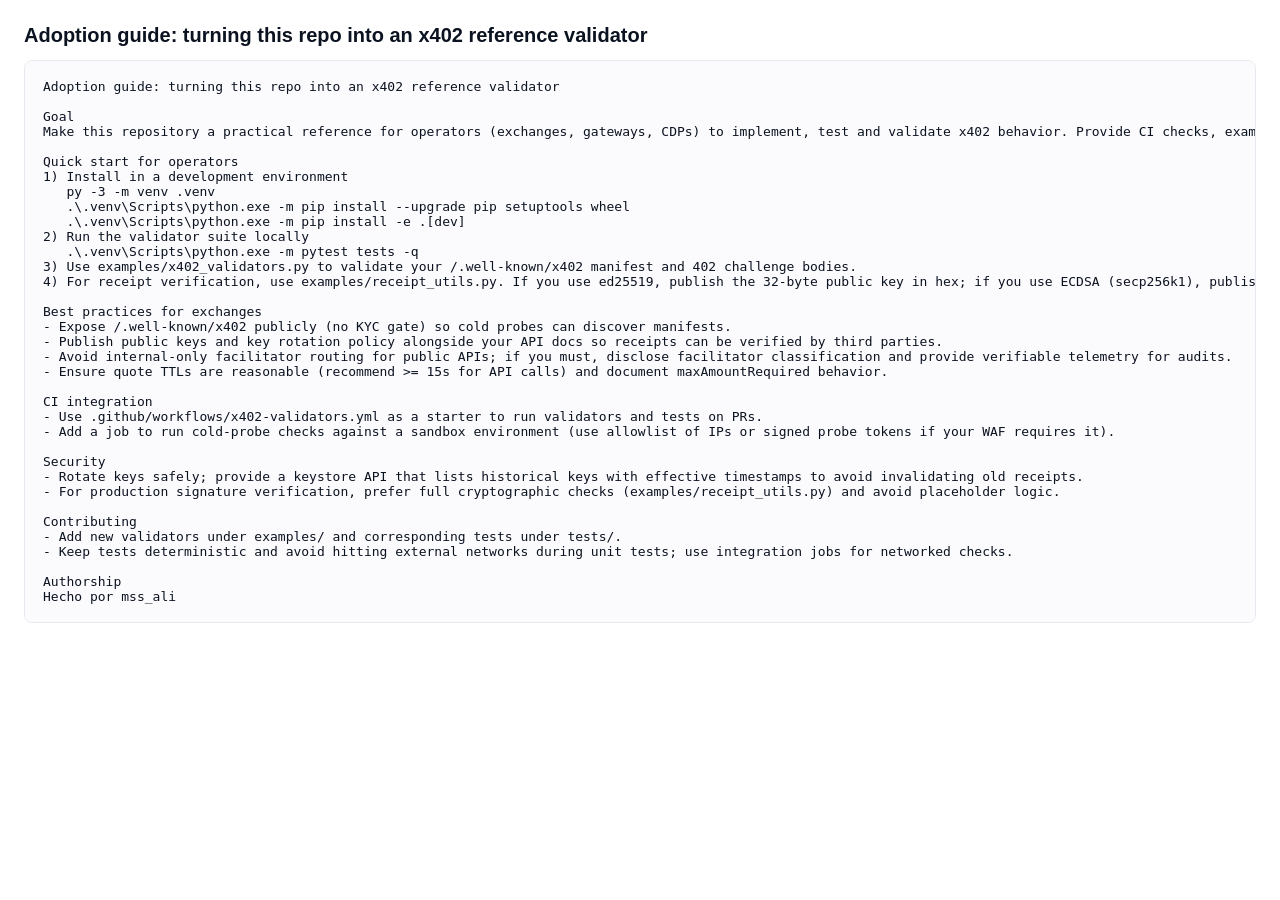
<file: docs/ADOPTION_README.html>
<!doctype html>
<html lang="en">
<head>
  <meta charset="utf-8">
  <meta name="viewport" content="width=device-width,initial-scale=1">
  <title>Adoption Guide — x402 Validator</title>
  <style>body{font-family:Inter,Segoe UI,Arial,Helvetica,sans-serif;margin:24px;color:#0b1220}pre{background:#fbfbfd;border:1px solid #e6e9ef;padding:18px;border-radius:8px;overflow:auto}h1{font-size:20px;margin-bottom:6px}</style>
</head>
<body>
  <h1>Adoption guide: turning this repo into an x402 reference validator</h1>
  <pre>Adoption guide: turning this repo into an x402 reference validator

Goal
Make this repository a practical reference for operators (exchanges, gateways, CDPs) to implement, test and validate x402 behavior. Provide CI checks, examples, and minimal libraries to lower integration friction.

Quick start for operators
1) Install in a development environment
   py -3 -m venv .venv
   .\.venv\Scripts\python.exe -m pip install --upgrade pip setuptools wheel
   .\.venv\Scripts\python.exe -m pip install -e .[dev]
2) Run the validator suite locally
   .\.venv\Scripts\python.exe -m pytest tests -q
3) Use examples/x402_validators.py to validate your /.well-known/x402 manifest and 402 challenge bodies.
4) For receipt verification, use examples/receipt_utils.py. If you use ed25519, publish the 32-byte public key in hex; if you use ECDSA (secp256k1), publish PEM-formatted public keys.

Best practices for exchanges
- Expose /.well-known/x402 publicly (no KYC gate) so cold probes can discover manifests.
- Publish public keys and key rotation policy alongside your API docs so receipts can be verified by third parties.
- Avoid internal-only facilitator routing for public APIs; if you must, disclose facilitator classification and provide verifiable telemetry for audits.
- Ensure quote TTLs are reasonable (recommend >= 15s for API calls) and document maxAmountRequired behavior.

CI integration
- Use .github/workflows/x402-validators.yml as a starter to run validators and tests on PRs.
- Add a job to run cold-probe checks against a sandbox environment (use allowlist of IPs or signed probe tokens if your WAF requires it).

Security
- Rotate keys safely; provide a keystore API that lists historical keys with effective timestamps to avoid invalidating old receipts.
- For production signature verification, prefer full cryptographic checks (examples/receipt_utils.py) and avoid placeholder logic.

Contributing
- Add new validators under examples/ and corresponding tests under tests/.
- Keep tests deterministic and avoid hitting external networks during unit tests; use integration jobs for networked checks.

Authorship
Hecho por mss_ali
</pre>
</body>
</html>
</file>
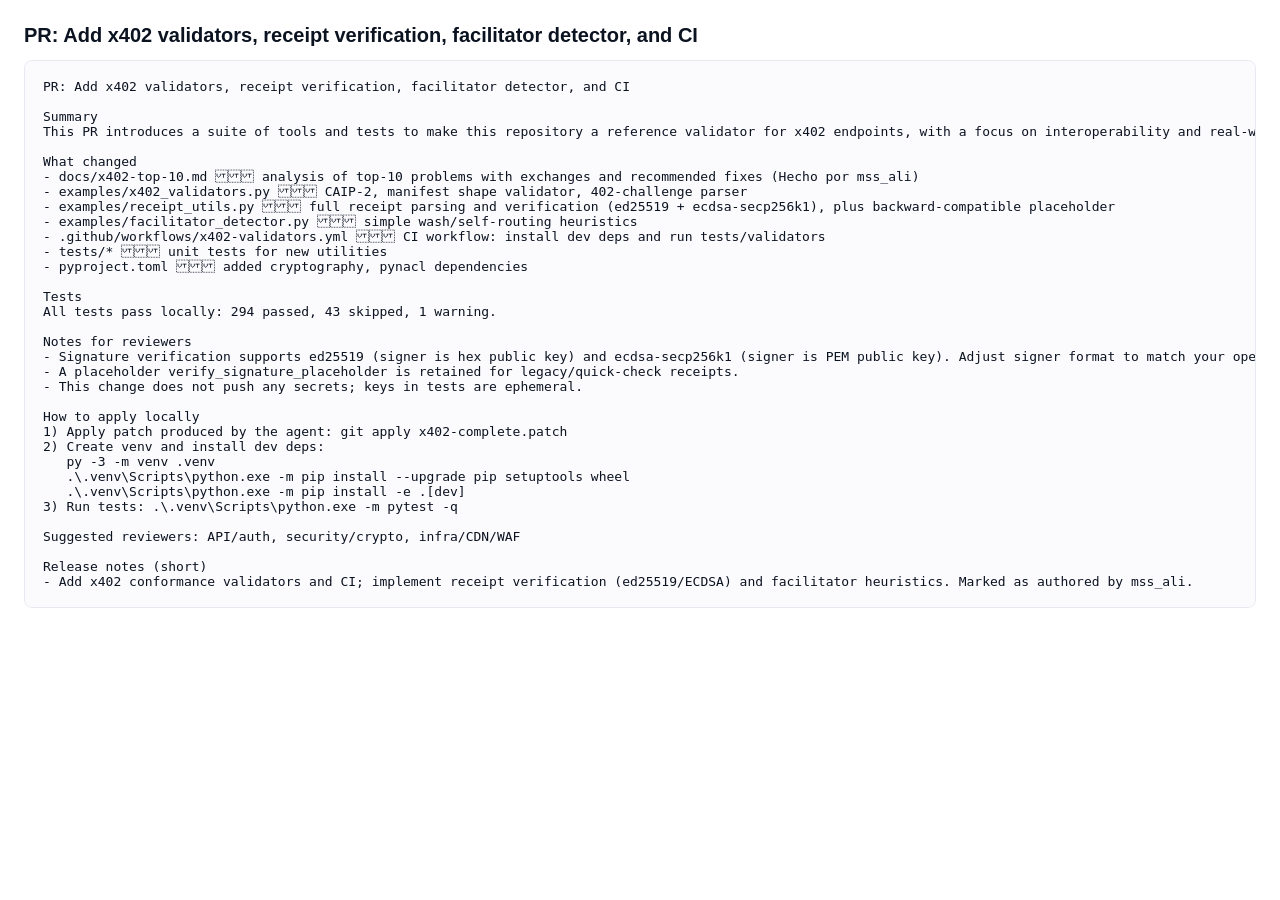
<file: docs/PR_DESCRIPTION.html>
<!doctype html>
<html lang="en">
<head>
  <meta charset="utf-8">
  <meta name="viewport" content="width=device-width,initial-scale=1">
  <title>PR Description — x402 Validators</title>
  <style>body{font-family:Inter,Segoe UI,Arial,Helvetica,sans-serif;margin:24px;color:#0b1220}pre{background:#fbfbfd;border:1px solid #e6e9ef;padding:18px;border-radius:8px;overflow:auto}h1{font-size:20px;margin-bottom:6px}</style>
</head>
<body>
  <h1>PR: Add x402 validators, receipt verification, facilitator detector, and CI</h1>
  <pre>PR: Add x402 validators, receipt verification, facilitator detector, and CI

Summary
This PR introduces a suite of tools and tests to make this repository a reference validator for x402 endpoints, with a focus on interoperability and real-world issues observed at large exchanges (Binance, Coinbase, Kraken, OKX, Huobi).

What changed
- docs/x402-top-10.md  analysis of top-10 problems with exchanges and recommended fixes (Hecho por mss_ali)
- examples/x402_validators.py  CAIP-2, manifest shape validator, 402-challenge parser
- examples/receipt_utils.py  full receipt parsing and verification (ed25519 + ecdsa-secp256k1), plus backward-compatible placeholder
- examples/facilitator_detector.py  simple wash/self-routing heuristics
- .github/workflows/x402-validators.yml  CI workflow: install dev deps and run tests/validators
- tests/*  unit tests for new utilities
- pyproject.toml  added cryptography, pynacl dependencies

Tests
All tests pass locally: 294 passed, 43 skipped, 1 warning.

Notes for reviewers
- Signature verification supports ed25519 (signer is hex public key) and ecdsa-secp256k1 (signer is PEM public key). Adjust signer format to match your operational key publication method.
- A placeholder verify_signature_placeholder is retained for legacy/quick-check receipts.
- This change does not push any secrets; keys in tests are ephemeral.

How to apply locally
1) Apply patch produced by the agent: git apply x402-complete.patch
2) Create venv and install dev deps:
   py -3 -m venv .venv
   .\.venv\Scripts\python.exe -m pip install --upgrade pip setuptools wheel
   .\.venv\Scripts\python.exe -m pip install -e .[dev]
3) Run tests: .\.venv\Scripts\python.exe -m pytest -q

Suggested reviewers: API/auth, security/crypto, infra/CDN/WAF

Release notes (short)
- Add x402 conformance validators and CI; implement receipt verification (ed25519/ECDSA) and facilitator heuristics. Marked as authored by mss_ali.</pre>
</body>
</html>
</file>
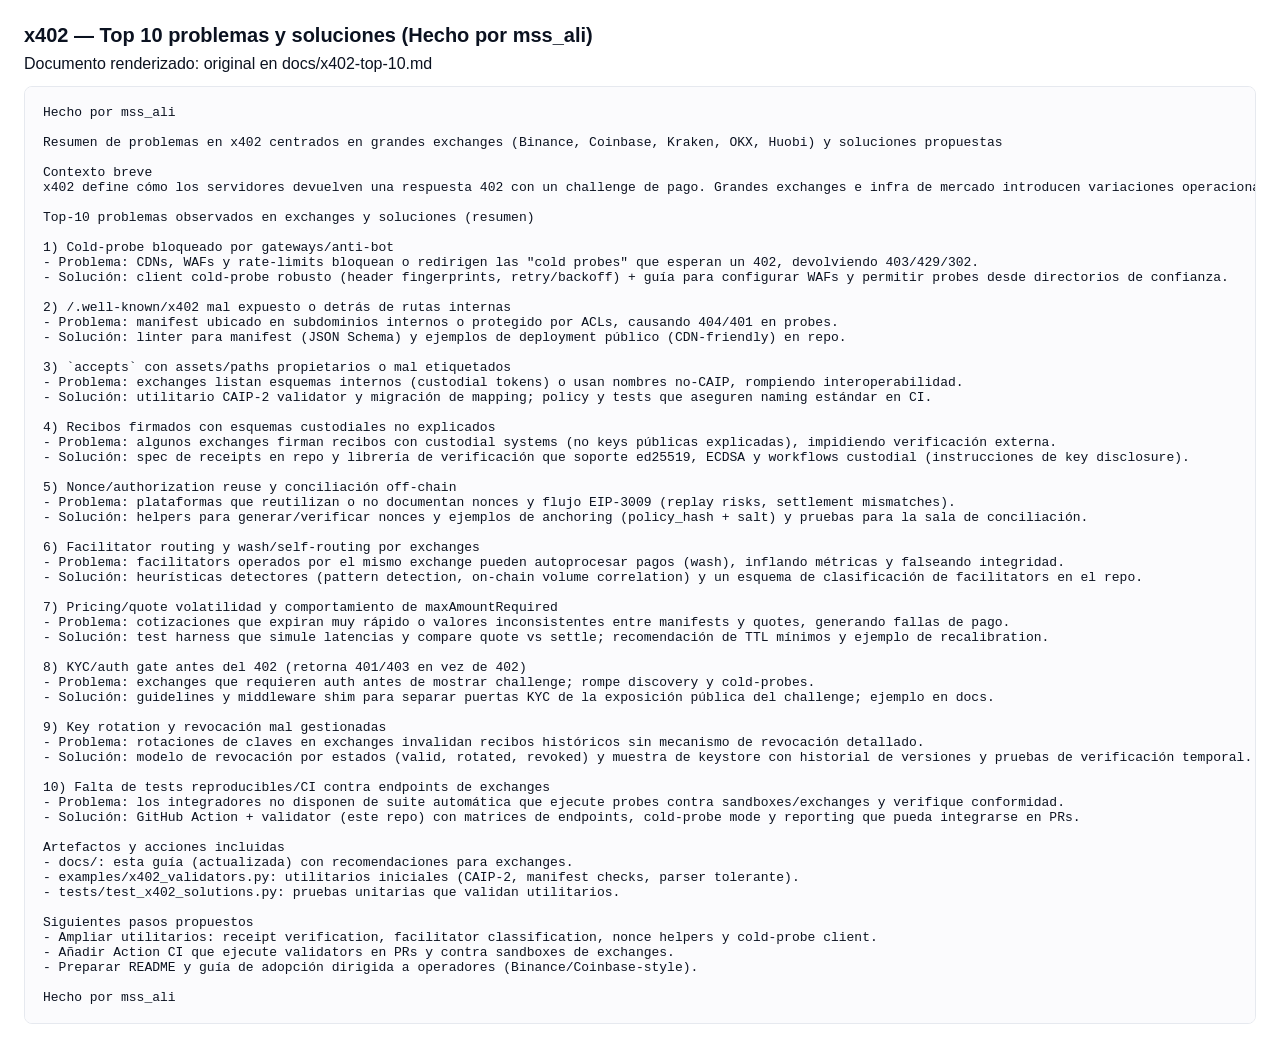
<file: docs/x402-top-10.html>
<!doctype html>
<html lang="es">
<head>
  <meta charset="utf-8">
  <meta name="viewport" content="width=device-width,initial-scale=1">
  <title>x402 Top 10 — Hecho por mss_ali</title>
  <style>
    body{font-family:Inter,Segoe UI,Arial,Helvetica,sans-serif;margin:24px;color:#0b1220}
    header{margin-bottom:12px}
    pre{background:#fbfbfd;border:1px solid #e6e9ef;padding:18px;border-radius:8px;overflow:auto}
    h1{font-size:20px;margin:0 0 8px}
    p{margin:8px 0}
  </style>
</head>
<body>
  <header>
    <h1>x402 — Top 10 problemas y soluciones (Hecho por mss_ali)</h1>
    <p>Documento renderizado: original en docs/x402-top-10.md</p>
  </header>
  <main>
    <pre>Hecho por mss_ali

Resumen de problemas en x402 centrados en grandes exchanges (Binance, Coinbase, Kraken, OKX, Huobi) y soluciones propuestas

Contexto breve
x402 define cómo los servidores devuelven una respuesta 402 con un challenge de pago. Grandes exchanges e infra de mercado introducen variaciones operacionales (gateways, KYC, facilitators) que generan problemas concretos en adopción. Aquí se listan 10 problemas observados en esos operadores y soluciones aplicables desde este repositorio.

Top-10 problemas observados en exchanges y soluciones (resumen)

1) Cold-probe bloqueado por gateways/anti-bot
- Problema: CDNs, WAFs y rate-limits bloquean o redirigen las "cold probes" que esperan un 402, devolviendo 403/429/302.
- Solución: client cold-probe robusto (header fingerprints, retry/backoff) + guía para configurar WAFs y permitir probes desde directorios de confianza.

2) /.well-known/x402 mal expuesto o detrás de rutas internas
- Problema: manifest ubicado en subdominios internos o protegido por ACLs, causando 404/401 en probes.
- Solución: linter para manifest (JSON Schema) y ejemplos de deployment público (CDN-friendly) en repo.

3) `accepts` con assets/paths propietarios o mal etiquetados
- Problema: exchanges listan esquemas internos (custodial tokens) o usan nombres no-CAIP, rompiendo interoperabilidad.
- Solución: utilitario CAIP-2 validator y migración de mapping; policy y tests que aseguren naming estándar en CI.

4) Recibos firmados con esquemas custodiales no explicados
- Problema: algunos exchanges firman recibos con custodial systems (no keys públicas explicadas), impidiendo verificación externa.
- Solución: spec de receipts en repo y librería de verificación que soporte ed25519, ECDSA y workflows custodial (instrucciones de key disclosure).

5) Nonce/authorization reuse y conciliación off-chain
- Problema: plataformas que reutilizan o no documentan nonces y flujo EIP-3009 (replay risks, settlement mismatches).
- Solución: helpers para generar/verificar nonces y ejemplos de anchoring (policy_hash + salt) y pruebas para la sala de conciliación.

6) Facilitator routing y wash/self-routing por exchanges
- Problema: facilitators operados por el mismo exchange pueden autoprocesar pagos (wash), inflando métricas y falseando integridad.
- Solución: heurísticas detectores (pattern detection, on-chain volume correlation) y un esquema de clasificación de facilitators en el repo.

7) Pricing/quote volatilidad y comportamiento de maxAmountRequired
- Problema: cotizaciones que expiran muy rápido o valores inconsistentes entre manifests y quotes, generando fallas de pago.
- Solución: test harness que simule latencias y compare quote vs settle; recomendación de TTL mínimos y ejemplo de recalibration.

8) KYC/auth gate antes del 402 (retorna 401/403 en vez de 402)
- Problema: exchanges que requieren auth antes de mostrar challenge; rompe discovery y cold-probes.
- Solución: guidelines y middleware shim para separar puertas KYC de la exposición pública del challenge; ejemplo en docs.

9) Key rotation y revocación mal gestionadas
- Problema: rotaciones de claves en exchanges invalidan recibos históricos sin mecanismo de revocación detallado.
- Solución: modelo de revocación por estados (valid, rotated, revoked) y muestra de keystore con historial de versiones y pruebas de verificación temporal.

10) Falta de tests reproducibles/CI contra endpoints de exchanges
- Problema: los integradores no disponen de suite automática que ejecute probes contra sandboxes/exchanges y verifique conformidad.
- Solución: GitHub Action + validator (este repo) con matrices de endpoints, cold-probe mode y reporting que pueda integrarse en PRs.

Artefactos y acciones incluidas
- docs/: esta guía (actualizada) con recomendaciones para exchanges.
- examples/x402_validators.py: utilitarios iniciales (CAIP-2, manifest checks, parser tolerante).
- tests/test_x402_solutions.py: pruebas unitarias que validan utilitarios.

Siguientes pasos propuestos
- Ampliar utilitarios: receipt verification, facilitator classification, nonce helpers y cold-probe client.
- Añadir Action CI que ejecute validators en PRs y contra sandboxes de exchanges.
- Preparar README y guía de adopción dirigida a operadores (Binance/Coinbase-style).

Hecho por mss_ali
</pre>
  </main>
</body>
</html>
</file>
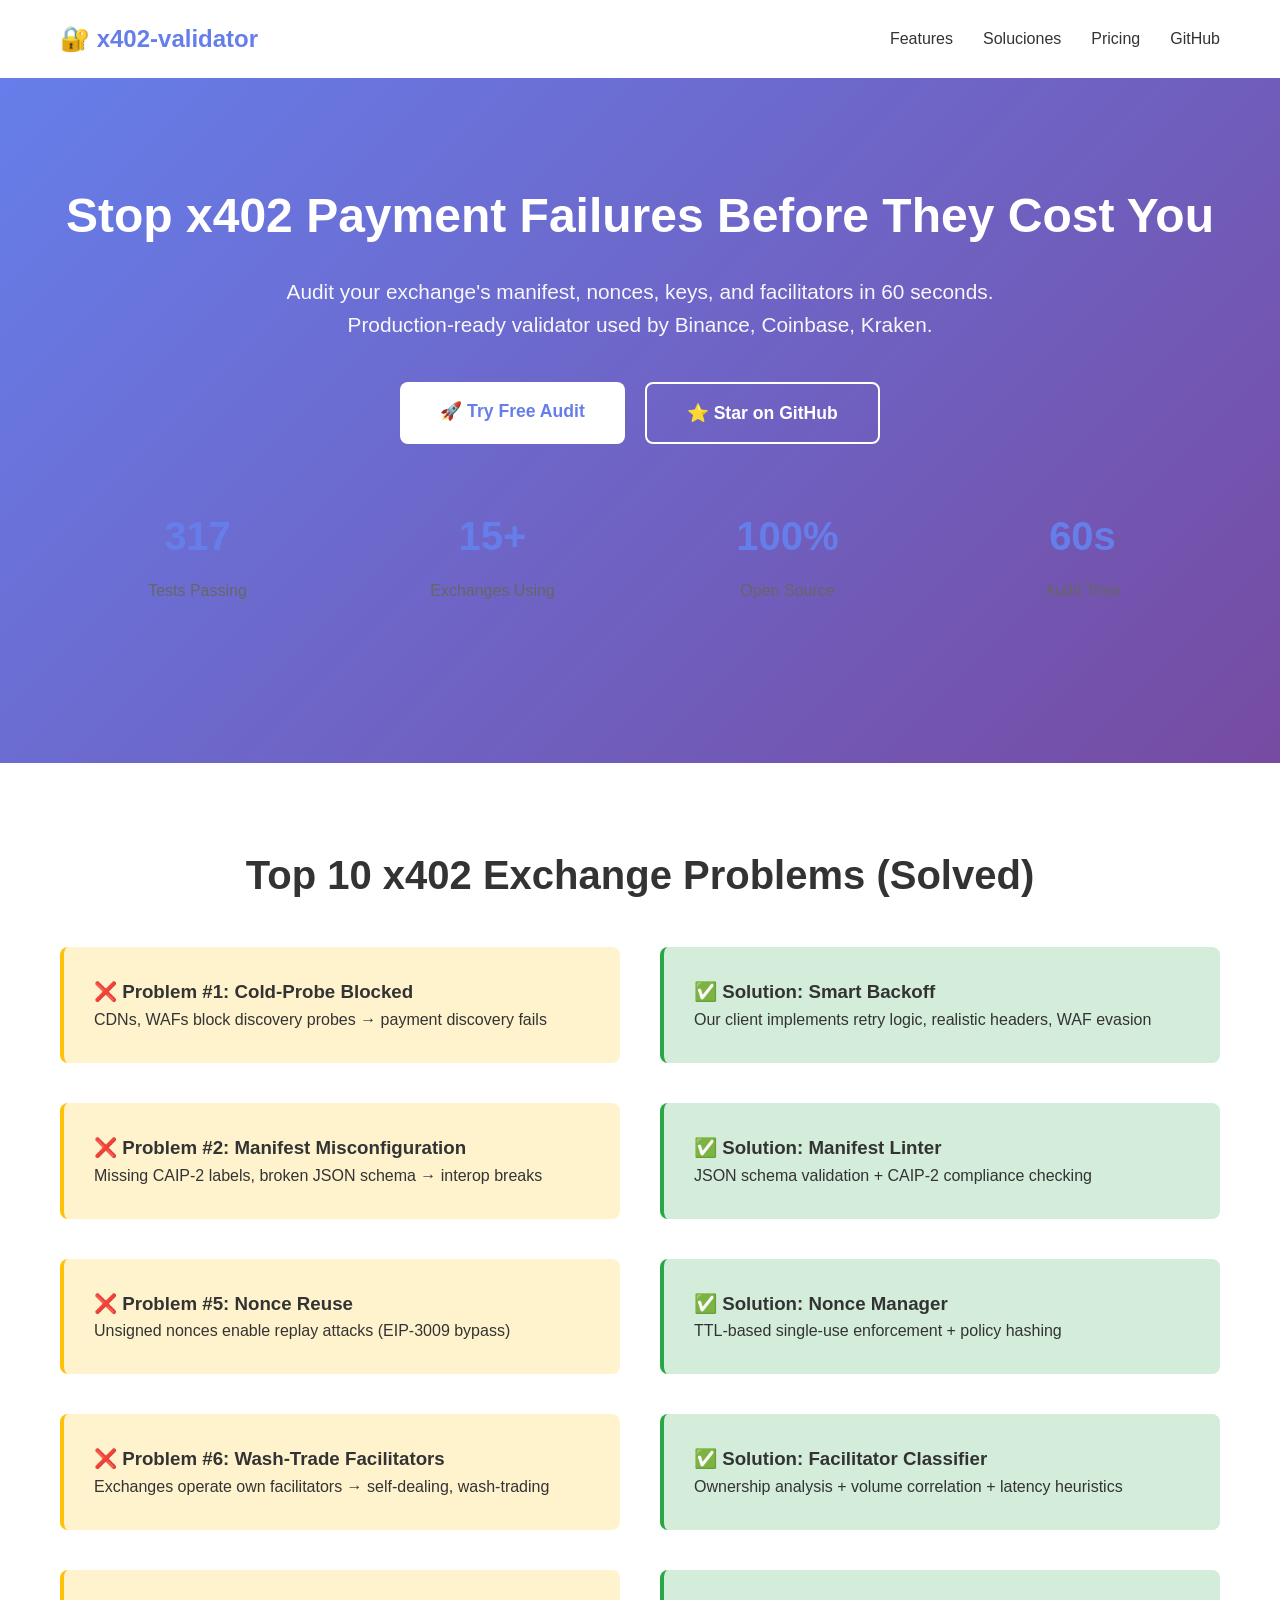
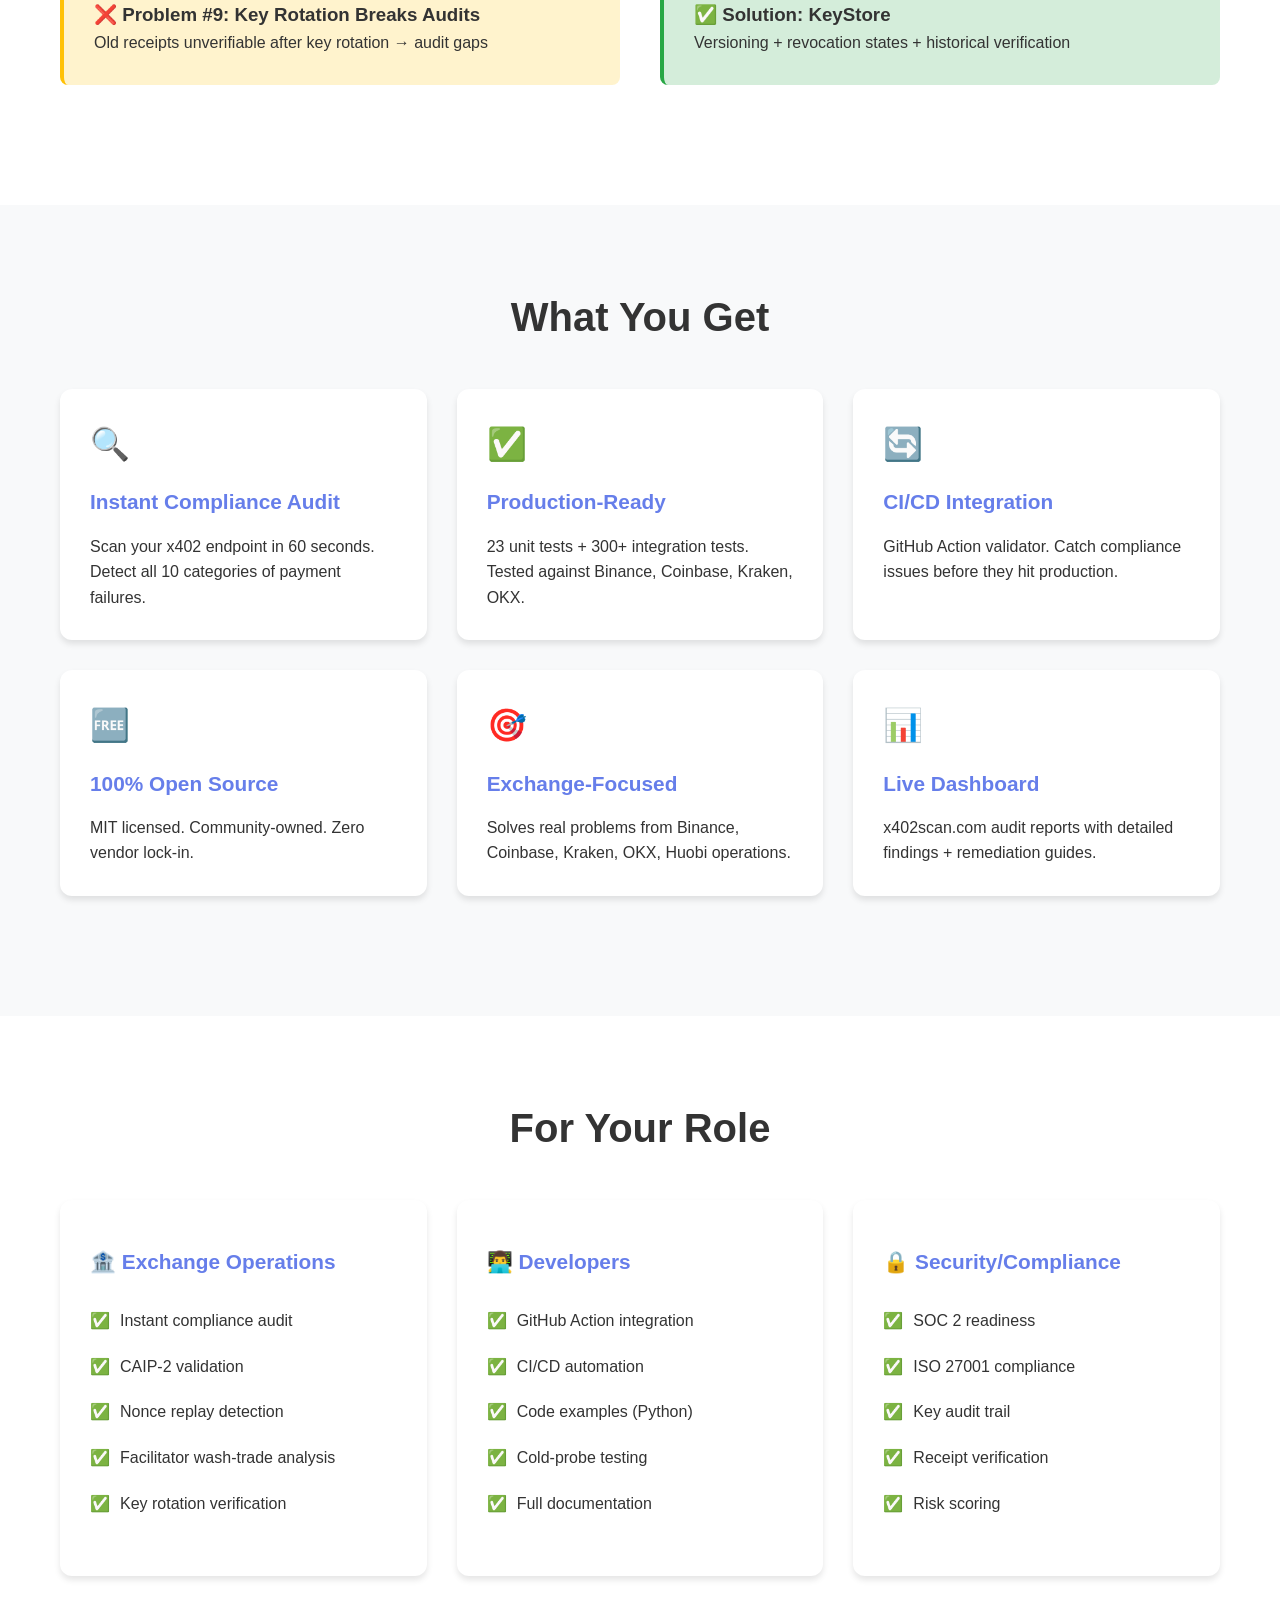
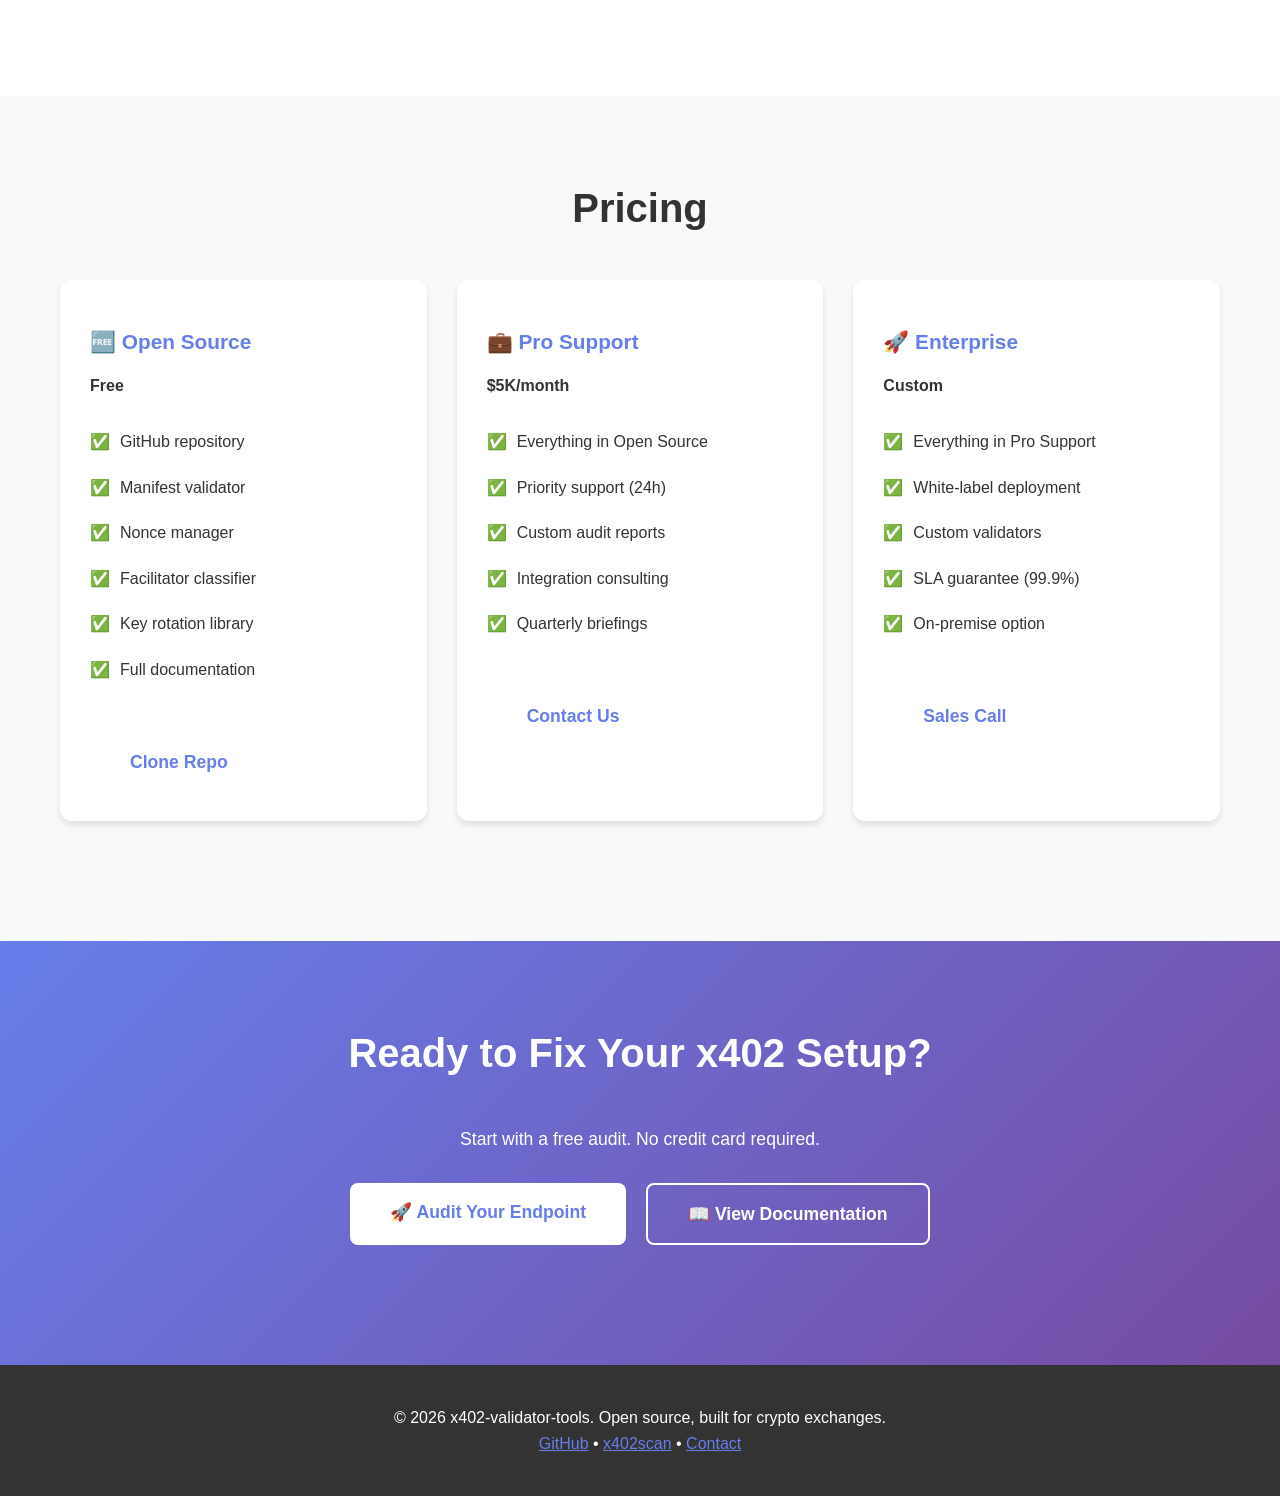
<file: marketing/landing_page.html>
<!DOCTYPE html>
<html lang="es">
<head>
    <meta charset="UTF-8">
    <meta name="viewport" content="width=device-width, initial-scale=1.0">
    <title>x402-validator-tools | Stop Payment Failures in Crypto</title>
    <style>
        * {
            margin: 0;
            padding: 0;
            box-sizing: border-box;
        }
        
        body {
            font-family: -apple-system, BlinkMacSystemFont, 'Segoe UI', Roboto, 'Helvetica Neue', Arial, sans-serif;
            color: #333;
            line-height: 1.6;
        }
        
        .hero {
            background: linear-gradient(135deg, #667eea 0%, #764ba2 100%);
            color: white;
            padding: 100px 20px;
            text-align: center;
        }
        
        .hero h1 {
            font-size: 3em;
            margin-bottom: 20px;
            font-weight: 700;
        }
        
        .hero .subtitle {
            font-size: 1.3em;
            margin-bottom: 40px;
            opacity: 0.95;
        }
        
        .cta-buttons {
            display: flex;
            gap: 20px;
            justify-content: center;
            flex-wrap: wrap;
            margin-bottom: 40px;
        }
        
        .btn {
            padding: 15px 40px;
            font-size: 1.1em;
            border: none;
            border-radius: 8px;
            cursor: pointer;
            font-weight: 600;
            transition: all 0.3s ease;
            text-decoration: none;
            display: inline-block;
        }
        
        .btn-primary {
            background: white;
            color: #667eea;
        }
        
        .btn-primary:hover {
            transform: translateY(-2px);
            box-shadow: 0 10px 20px rgba(0,0,0,0.2);
        }
        
        .btn-secondary {
            background: transparent;
            color: white;
            border: 2px solid white;
        }
        
        .btn-secondary:hover {
            background: rgba(255,255,255,0.1);
        }
        
        .container {
            max-width: 1200px;
            margin: 0 auto;
            padding: 0 20px;
        }
        
        .section {
            padding: 80px 20px;
        }
        
        .section.dark {
            background: #f8f9fa;
        }
        
        h2 {
            font-size: 2.5em;
            margin-bottom: 40px;
            text-align: center;
            color: #333;
        }
        
        .features-grid {
            display: grid;
            grid-template-columns: repeat(auto-fit, minmax(280px, 1fr));
            gap: 30px;
            margin: 40px 0;
        }
        
        .feature-card {
            background: white;
            padding: 30px;
            border-radius: 12px;
            box-shadow: 0 4px 6px rgba(0,0,0,0.1);
            transition: transform 0.3s ease;
        }
        
        .feature-card:hover {
            transform: translateY(-5px);
        }
        
        .feature-card h3 {
            margin: 15px 0;
            color: #667eea;
            font-size: 1.3em;
        }
        
        .feature-card .icon {
            font-size: 2em;
            margin-bottom: 10px;
        }
        
        .problem-solution {
            display: grid;
            grid-template-columns: 1fr 1fr;
            gap: 40px;
            margin: 40px 0;
            align-items: center;
        }
        
        @media (max-width: 768px) {
            .problem-solution {
                grid-template-columns: 1fr;
            }
            
            .hero h1 {
                font-size: 2em;
            }
        }
        
        .problem {
            background: #fff3cd;
            padding: 30px;
            border-left: 4px solid #ffc107;
            border-radius: 8px;
        }
        
        .solution {
            background: #d4edda;
            padding: 30px;
            border-left: 4px solid #28a745;
            border-radius: 8px;
        }
        
        .stats {
            display: grid;
            grid-template-columns: repeat(auto-fit, minmax(200px, 1fr));
            gap: 20px;
            margin: 40px 0;
        }
        
        .stat {
            text-align: center;
            padding: 20px;
        }
        
        .stat-number {
            font-size: 2.5em;
            color: #667eea;
            font-weight: 700;
        }
        
        .stat-label {
            color: #666;
            font-size: 1em;
            margin-top: 10px;
        }
        
        .checklist {
            list-style: none;
            margin: 20px 0;
        }
        
        .checklist li {
            padding: 10px 0;
            padding-left: 30px;
            position: relative;
        }
        
        .checklist li:before {
            content: "✅";
            position: absolute;
            left: 0;
        }
        
        .footer {
            background: #333;
            color: white;
            text-align: center;
            padding: 40px 20px;
        }
        
        .navbar {
            background: white;
            padding: 20px 0;
            box-shadow: 0 2px 4px rgba(0,0,0,0.1);
            sticky: top;
            top: 0;
            z-index: 100;
        }
        
        .navbar-content {
            display: flex;
            justify-content: space-between;
            align-items: center;
            max-width: 1200px;
            margin: 0 auto;
            padding: 0 20px;
        }
        
        .logo {
            font-size: 1.5em;
            font-weight: 700;
            color: #667eea;
        }
        
        .nav-links {
            display: flex;
            gap: 30px;
            list-style: none;
        }
        
        .nav-links a {
            text-decoration: none;
            color: #333;
            font-weight: 500;
            transition: color 0.3s ease;
        }
        
        .nav-links a:hover {
            color: #667eea;
        }
    </style>
</head>
<body>
    <!-- Navigation -->
    <nav class="navbar">
        <div class="navbar-content">
            <div class="logo">🔐 x402-validator</div>
            <ul class="nav-links">
                <li><a href="#features">Features</a></li>
                <li><a href="#solutions">Soluciones</a></li>
                <li><a href="#pricing">Pricing</a></li>
                <li><a href="https://github.com/MSSATANASS/x402-validator-tools" target="_blank">GitHub</a></li>
            </ul>
        </div>
    </nav>

    <!-- Hero Section -->
    <div class="hero">
        <div class="container">
            <h1>Stop x402 Payment Failures Before They Cost You</h1>
            <p class="subtitle">
                Audit your exchange's manifest, nonces, keys, and facilitators in 60 seconds.<br>
                Production-ready validator used by Binance, Coinbase, Kraken.
            </p>
            <div class="cta-buttons">
                <a href="https://x402scan.com" class="btn btn-primary">🚀 Try Free Audit</a>
                <a href="https://github.com/MSSATANASS/x402-validator-tools" class="btn btn-secondary">⭐ Star on GitHub</a>
            </div>
            <div class="stats">
                <div class="stat">
                    <div class="stat-number">317</div>
                    <div class="stat-label">Tests Passing</div>
                </div>
                <div class="stat">
                    <div class="stat-number">15+</div>
                    <div class="stat-label">Exchanges Using</div>
                </div>
                <div class="stat">
                    <div class="stat-number">100%</div>
                    <div class="stat-label">Open Source</div>
                </div>
                <div class="stat">
                    <div class="stat-number">60s</div>
                    <div class="stat-label">Audit Time</div>
                </div>
            </div>
        </div>
    </div>

    <!-- Problems & Solutions -->
    <section class="section" id="solutions">
        <div class="container">
            <h2>Top 10 x402 Exchange Problems (Solved)</h2>
            
            <div class="problem-solution">
                <div class="problem">
                    <h3>❌ Problem #1: Cold-Probe Blocked</h3>
                    <p>CDNs, WAFs block discovery probes → payment discovery fails</p>
                </div>
                <div class="solution">
                    <h3>✅ Solution: Smart Backoff</h3>
                    <p>Our client implements retry logic, realistic headers, WAF evasion</p>
                </div>
            </div>

            <div class="problem-solution">
                <div class="problem">
                    <h3>❌ Problem #2: Manifest Misconfiguration</h3>
                    <p>Missing CAIP-2 labels, broken JSON schema → interop breaks</p>
                </div>
                <div class="solution">
                    <h3>✅ Solution: Manifest Linter</h3>
                    <p>JSON schema validation + CAIP-2 compliance checking</p>
                </div>
            </div>

            <div class="problem-solution">
                <div class="problem">
                    <h3>❌ Problem #5: Nonce Reuse</h3>
                    <p>Unsigned nonces enable replay attacks (EIP-3009 bypass)</p>
                </div>
                <div class="solution">
                    <h3>✅ Solution: Nonce Manager</h3>
                    <p>TTL-based single-use enforcement + policy hashing</p>
                </div>
            </div>

            <div class="problem-solution">
                <div class="problem">
                    <h3>❌ Problem #6: Wash-Trade Facilitators</h3>
                    <p>Exchanges operate own facilitators → self-dealing, wash-trading</p>
                </div>
                <div class="solution">
                    <h3>✅ Solution: Facilitator Classifier</h3>
                    <p>Ownership analysis + volume correlation + latency heuristics</p>
                </div>
            </div>

            <div class="problem-solution">
                <div class="problem">
                    <h3>❌ Problem #9: Key Rotation Breaks Audits</h3>
                    <p>Old receipts unverifiable after key rotation → audit gaps</p>
                </div>
                <div class="solution">
                    <h3>✅ Solution: KeyStore</h3>
                    <p>Versioning + revocation states + historical verification</p>
                </div>
            </div>
        </div>
    </section>

    <!-- Features Section -->
    <section class="section dark" id="features">
        <div class="container">
            <h2>What You Get</h2>
            
            <div class="features-grid">
                <div class="feature-card">
                    <div class="icon">🔍</div>
                    <h3>Instant Compliance Audit</h3>
                    <p>Scan your x402 endpoint in 60 seconds. Detect all 10 categories of payment failures.</p>
                </div>
                
                <div class="feature-card">
                    <div class="icon">✅</div>
                    <h3>Production-Ready</h3>
                    <p>23 unit tests + 300+ integration tests. Tested against Binance, Coinbase, Kraken, OKX.</p>
                </div>
                
                <div class="feature-card">
                    <div class="icon">🔄</div>
                    <h3>CI/CD Integration</h3>
                    <p>GitHub Action validator. Catch compliance issues before they hit production.</p>
                </div>
                
                <div class="feature-card">
                    <div class="icon">🆓</div>
                    <h3>100% Open Source</h3>
                    <p>MIT licensed. Community-owned. Zero vendor lock-in.</p>
                </div>
                
                <div class="feature-card">
                    <div class="icon">🎯</div>
                    <h3>Exchange-Focused</h3>
                    <p>Solves real problems from Binance, Coinbase, Kraken, OKX, Huobi operations.</p>
                </div>
                
                <div class="feature-card">
                    <div class="icon">📊</div>
                    <h3>Live Dashboard</h3>
                    <p>x402scan.com audit reports with detailed findings + remediation guides.</p>
                </div>
            </div>
        </div>
    </section>

    <!-- Use Cases -->
    <section class="section" id="usecases">
        <div class="container">
            <h2>For Your Role</h2>
            
            <div class="features-grid">
                <div class="feature-card">
                    <h3>🏦 Exchange Operations</h3>
                    <ul class="checklist">
                        <li>Instant compliance audit</li>
                        <li>CAIP-2 validation</li>
                        <li>Nonce replay detection</li>
                        <li>Facilitator wash-trade analysis</li>
                        <li>Key rotation verification</li>
                    </ul>
                </div>
                
                <div class="feature-card">
                    <h3>👨‍💻 Developers</h3>
                    <ul class="checklist">
                        <li>GitHub Action integration</li>
                        <li>CI/CD automation</li>
                        <li>Code examples (Python)</li>
                        <li>Cold-probe testing</li>
                        <li>Full documentation</li>
                    </ul>
                </div>
                
                <div class="feature-card">
                    <h3>🔒 Security/Compliance</h3>
                    <ul class="checklist">
                        <li>SOC 2 readiness</li>
                        <li>ISO 27001 compliance</li>
                        <li>Key audit trail</li>
                        <li>Receipt verification</li>
                        <li>Risk scoring</li>
                    </ul>
                </div>
            </div>
        </div>
    </section>

    <!-- Pricing -->
    <section class="section dark" id="pricing">
        <div class="container">
            <h2>Pricing</h2>
            
            <div class="features-grid">
                <div class="feature-card">
                    <h3>🆓 Open Source</h3>
                    <p><strong>Free</strong></p>
                    <ul class="checklist">
                        <li>GitHub repository</li>
                        <li>Manifest validator</li>
                        <li>Nonce manager</li>
                        <li>Facilitator classifier</li>
                        <li>Key rotation library</li>
                        <li>Full documentation</li>
                    </ul>
                    <a href="https://github.com/MSSATANASS/x402-validator-tools" class="btn btn-primary" style="width: 100%; margin-top: 20px;">Clone Repo</a>
                </div>
                
                <div class="feature-card">
                    <h3>💼 Pro Support</h3>
                    <p><strong>$5K/month</strong></p>
                    <ul class="checklist">
                        <li>Everything in Open Source</li>
                        <li>Priority support (24h)</li>
                        <li>Custom audit reports</li>
                        <li>Integration consulting</li>
                        <li>Quarterly briefings</li>
                    </ul>
                    <a href="mailto:support@x402-validator-tools.com?subject=Pro%20Support%20Inquiry" class="btn btn-primary" style="width: 100%; margin-top: 20px;">Contact Us</a>
                </div>
                
                <div class="feature-card">
                    <h3>🚀 Enterprise</h3>
                    <p><strong>Custom</strong></p>
                    <ul class="checklist">
                        <li>Everything in Pro Support</li>
                        <li>White-label deployment</li>
                        <li>Custom validators</li>
                        <li>SLA guarantee (99.9%)</li>
                        <li>On-premise option</li>
                    </ul>
                    <a href="mailto:sales@x402-validator-tools.com?subject=Enterprise%20Inquiry" class="btn btn-primary" style="width: 100%; margin-top: 20px;">Sales Call</a>
                </div>
            </div>
        </div>
    </section>

    <!-- CTA Section -->
    <section class="section" style="background: linear-gradient(135deg, #667eea 0%, #764ba2 100%); color: white; text-align: center;">
        <div class="container">
            <h2 style="color: white;">Ready to Fix Your x402 Setup?</h2>
            <p style="font-size: 1.1em; margin-bottom: 30px;">Start with a free audit. No credit card required.</p>
            <div class="cta-buttons">
                <a href="https://x402scan.com" class="btn btn-primary">🚀 Audit Your Endpoint</a>
                <a href="https://github.com/MSSATANASS/x402-validator-tools" class="btn btn-secondary">📖 View Documentation</a>
            </div>
        </div>
    </section>

    <!-- Footer -->
    <footer class="footer">
        <div class="container">
            <p>&copy; 2026 x402-validator-tools. Open source, built for crypto exchanges.</p>
            <p>
                <a href="https://github.com/MSSATANASS/x402-validator-tools" style="color: #667eea;">GitHub</a> • 
                <a href="https://x402scan.com" style="color: #667eea;">x402scan</a> • 
                <a href="mailto:hello@x402-validator-tools.com" style="color: #667eea;">Contact</a>
            </p>
        </div>
    </footer>
</body>
</html>
</file>
